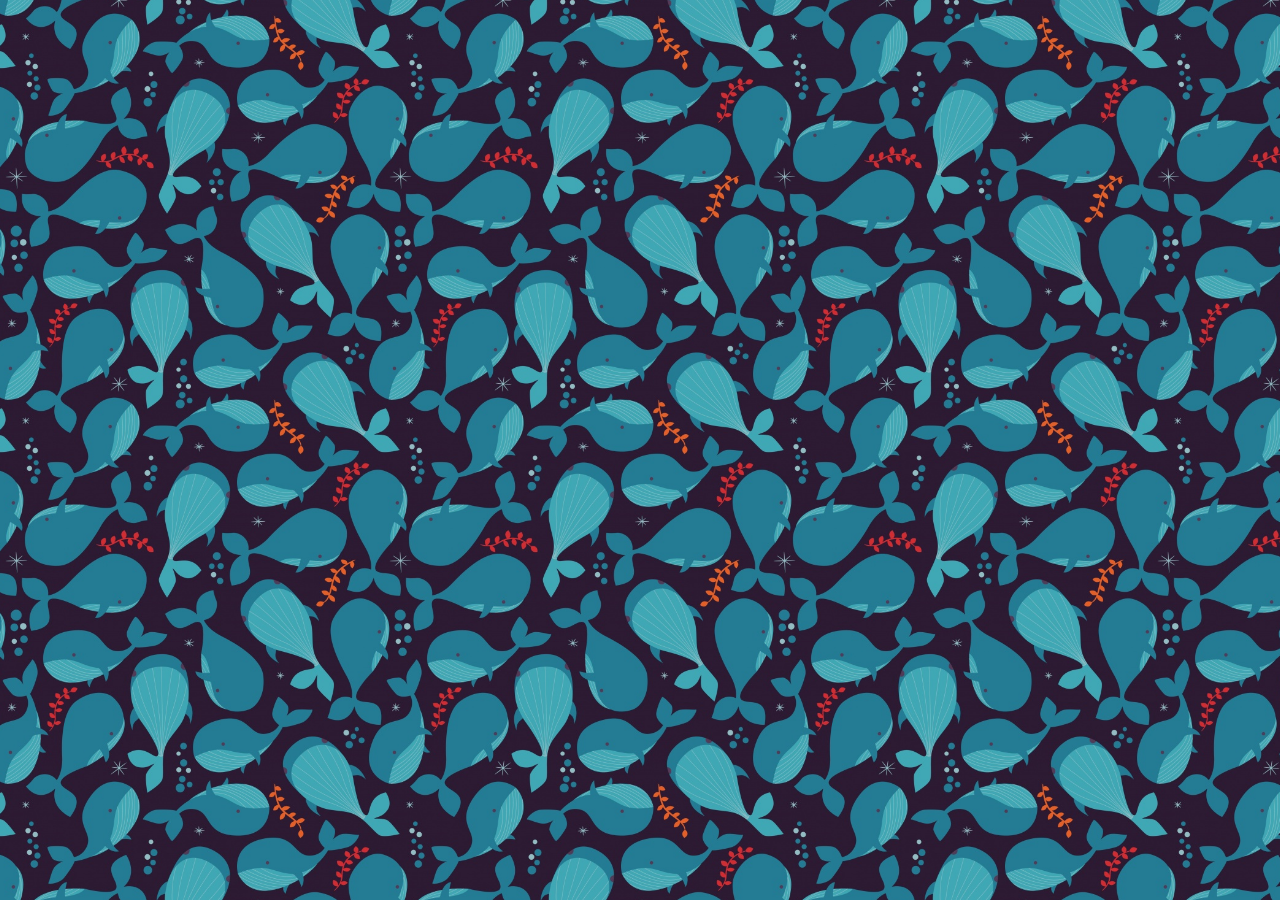
<file: src/index.html>
<!DOCTYPE html>
<html>
<head>
	<meta charset="utf-8">
	<meta name="viewport" content="width=device-width, initial-scale=1.0">
	<title>Home - Benvenuto</title>
	<link rel="stylesheet" type="text/css" href="style/index.css">
	<script src="https://ajax.googleapis.com/ajax/libs/jquery/3.3.1/jquery.min.js"></script>
</head>
<body onresize="centerDivMask()">
	<div id="divMask">
		<h1>Benvenuto</h1>
		<h2>Registrati e aiutaci a salvare le balene</h2>
		<a href="registrazione.html">
			<button id="signUpButton">Registrati</button>
		</a>
	</div>
	<noscript>
		<p>Questo sito funziona in gran parte con javascript, per favore abilita js e ricarica la pagina</p>
	</noscript>
	<script src="script/index.js"></script>
</body>
</html>
</file>
<file: src/style/index.css>
*{
	padding: 0px;
	margin: 0px;
}

body{
	background-color: black;
  	background-image: url("img/pattern.jpg");
  	background-size: 30vw 30vw;
  	background-position: center;
  	background-repeat: repeat;
  	text-align: center;
	font-family: sans-serif;
	background-attachment: fixed;
	overflow: hidden;
	color: rgb(0, 250, 255);
	text-shadow: 2px 2px 2px black;
}

/*desktop style*/	
@media only screen and (min-width: 700px) {
			

	#signUpButton:hover{
		width: 70%;
	}
	
	#signUpButton{
		background-color: rgba(0, 250, 255, 0.8);
		-webkit-transition: width 0.5s;
	  	transition: width 0.5s;
		cursor: pointer;
		border-radius: 4px;
		border: none;
		color: black;
	}
		
	a{
		text-decoration: none;
	}
			
	button{
		color: white;
		width: 30%;
		margin: 2px;
		font-size: 1.4em;
		padding: 1%;
		border: none;
		margin: 2vw 0vw 1vw 0vw;
		font-weight: bold;
	}
	
	#divMask h1{
		font-size: 2.2em;
		font-family: "helvetica";
	}
	
	#divMask h2{
		font-size: 1.8em;
	}
	
	#divMask{
		visibility: hidden;
		width: 700px;
		background-color: rgba(0,0,0, 0.7);
		margin: auto;
		border: 0.1vw solid rgba(0, 250, 255, 0.8);
		border-radius: 0.4vw;
	}
}
	
/* Mobile size */
@media only screen and (max-width: 700px) {
	#divMask{
		visibility: hidden;
		width: 100%;
		background-color: rgba(0,0,0, 0.7);
		margin: auto;
		padding: 10% 0%;
		border: 0.1vw solid rgba(0, 250, 255, 0.8);
		border-radius: 0.4vw;
	}

	#divMask h1{
		font-size: 160%;
		font-family: "helvetica";
	}
	
	#divMask h2{
		font-size: 140%;
	}

	#signUpButton{
		background-color: rgba(0, 250, 255, 0.8);
		-webkit-transition: width 0.5s;
	  	transition: width 0.5s;
		cursor: pointer;
		border-radius: 4px;
		border: none;
		color: black;
	}

	button{
		color: white;
		width: 100%;
		margin: 2px;
		font-size: 1.4em;
		padding: 1%;
		border: none;
		margin: 2vw 0vw 1vw 0vw;
		font-weight: bold;
	}
}
</file>
